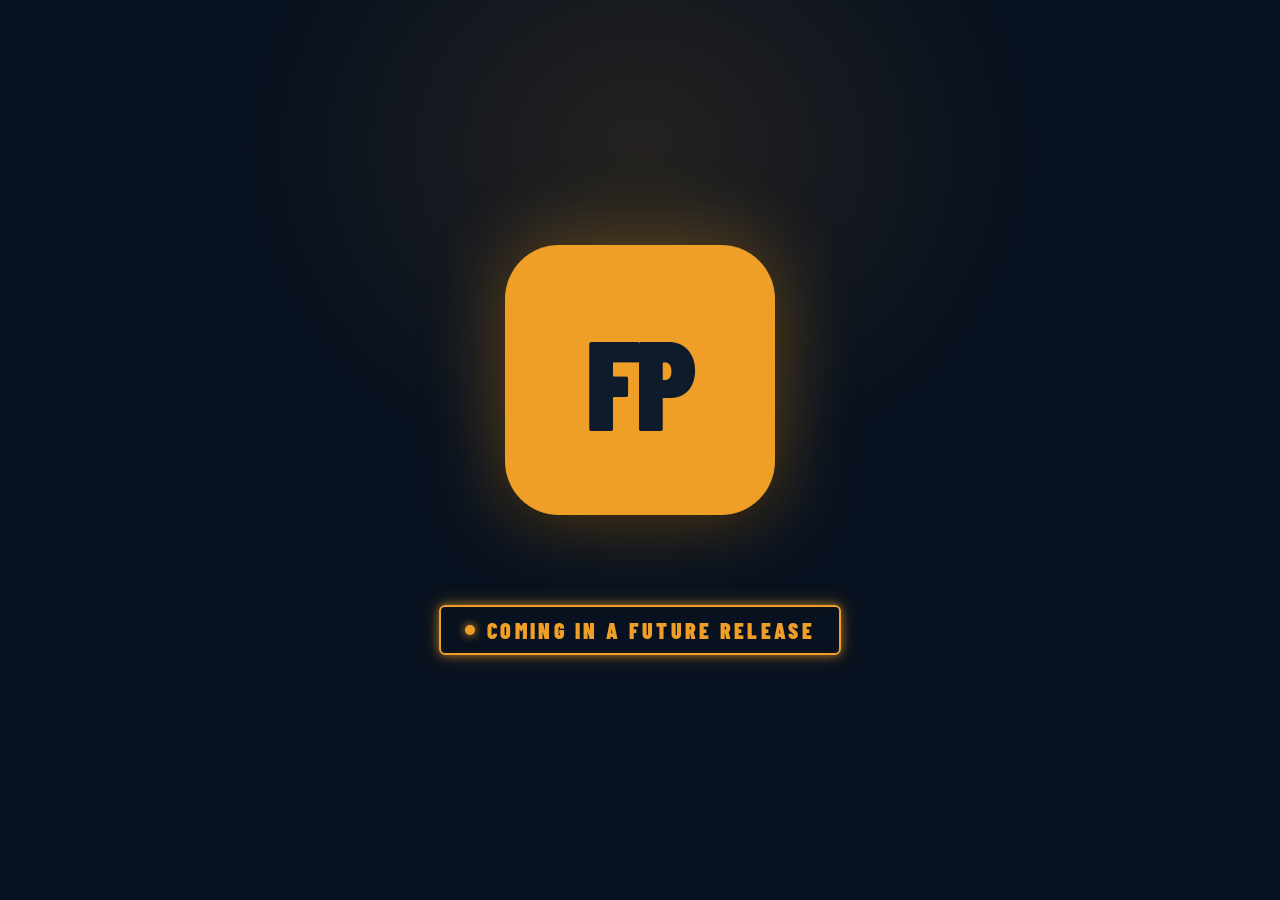
<file: index.html>
<!--
================================================================================
  FlowPilot Studio — Coming Soon
================================================================================
  Copyright (c) 2026 Jeremy Ducrot. Tous droits réservés.
  Développé avec Anthropic (Claude) et OpenAI (ChatGPT)
================================================================================
-->
<!DOCTYPE html>
<html lang="fr">
<head>
<meta charset="UTF-8"/>
<meta name="viewport" content="width=device-width, initial-scale=1.0"/>
<title>FlowPilot Studio</title>
<link href="https://fonts.googleapis.com/css2?family=Barlow+Condensed:wght@900&family=DM+Sans:wght@700&display=swap" rel="stylesheet"/>
<style>
  *, *::before, *::after { box-sizing: border-box; margin: 0; padding: 0; }
  html, body {
    height: 100%;
    background: #08111f;
    display: flex;
    align-items: center;
    justify-content: center;
    font-family: 'DM Sans', sans-serif;
  }

  body::before {
    content: '';
    position: fixed;
    top: -200px;
    left: 50%;
    transform: translateX(-50%);
    width: 800px;
    height: 700px;
    background: radial-gradient(ellipse, rgba(239,159,39,0.12) 0%, transparent 70%);
    pointer-events: none;
  }

  .center {
    text-align: center;
    position: relative;
    z-index: 1;
    display: flex;
    flex-direction: column;
    align-items: center;
  }

  .logo {
    width: 270px;
    height: 270px;
    border-radius: 54px;
    background: #EF9F27;
    color: #0d1b2a;
    display: inline-flex;
    align-items: center;
    justify-content: center;
    font-family: 'Barlow Condensed', sans-serif;
    font-weight: 900;
    font-size: 126px;
    letter-spacing: -0.03em;
    box-shadow: 0 0 80px rgba(239,159,39,0.4), 0 12px 48px rgba(0,0,0,0.5);
    margin-bottom: 90px;
  }

  .badge {
    display: inline-flex;
    align-items: center;
    gap: 12px;
    border: 2px solid #EF9F27;
    border-radius: 6px;
    padding: 10px 24px;
    font-family: 'Barlow Condensed', sans-serif;
    font-weight: 900;
    font-size: 22px;
    letter-spacing: 0.15em;
    text-transform: uppercase;
    color: #EF9F27;
    animation: neon-flicker 3s infinite;
    box-shadow:
      0 0 8px rgba(239,159,39,0.6),
      0 0 20px rgba(239,159,39,0.3),
      inset 0 0 10px rgba(239,159,39,0.05);
  }

  .badge-dot {
    width: 10px;
    height: 10px;
    border-radius: 50%;
    background: #EF9F27;
    box-shadow: 0 0 10px rgba(239,159,39,1);
    animation: dot-pulse 3s infinite;
    flex-shrink: 0;
  }

  @keyframes neon-flicker {
    0%   { opacity: 1; }
    4%   { opacity: 0.4; }
    6%   { opacity: 1; }
    8%   { opacity: 0.4; }
    10%  { opacity: 1; }
    50%  { opacity: 1; }
    52%  { opacity: 0.5; }
    54%  { opacity: 1; }
    100% { opacity: 1; }
  }

  @keyframes dot-pulse {
    0%   { opacity: 1; }
    4%   { opacity: 0.2; }
    6%   { opacity: 1; }
    8%   { opacity: 0.2; }
    10%  { opacity: 1; }
    50%  { opacity: 1; }
    52%  { opacity: 0.2; }
    54%  { opacity: 1; }
    100% { opacity: 1; }
  }
</style>
</head>
<body>
  <div class="center">
    <div class="logo">FP</div>
    <div class="badge">
      <div class="badge-dot"></div>
      Coming in a future release
    </div>
  </div>
</body>
</html>
</file>
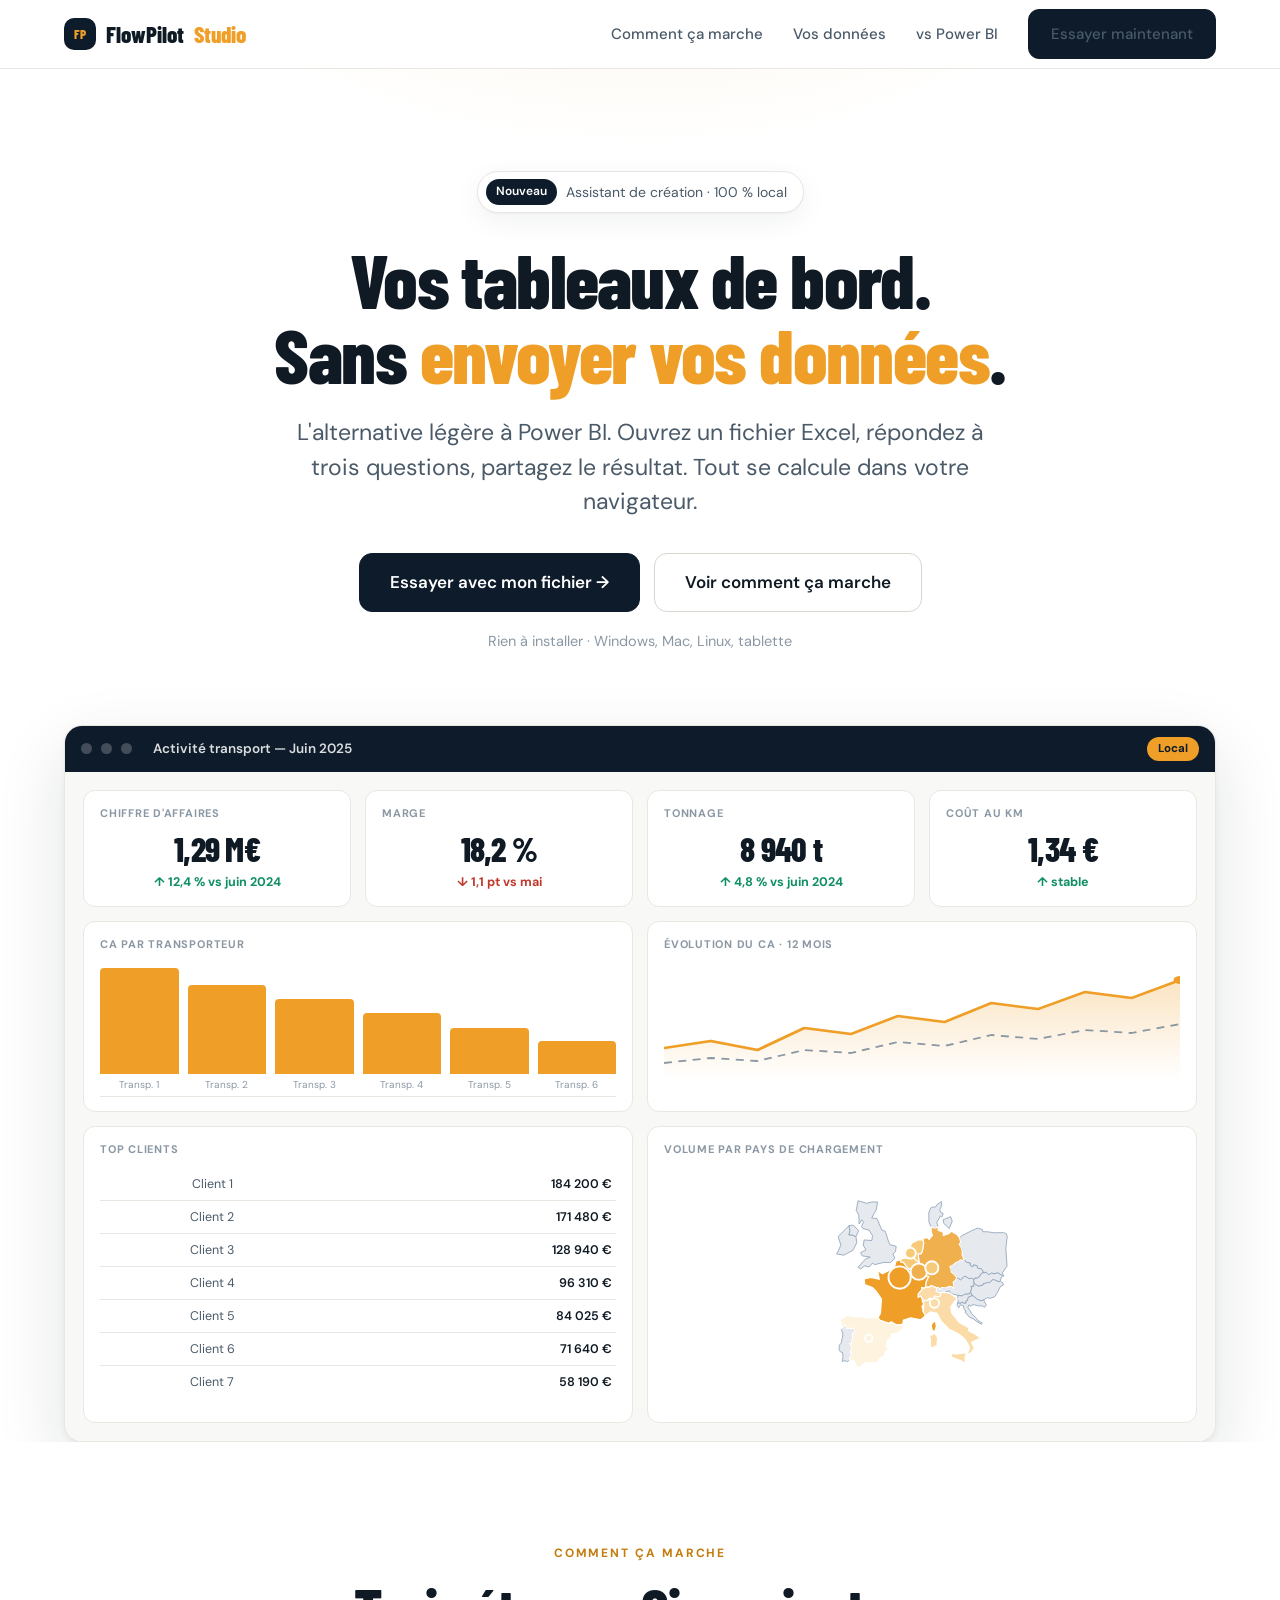
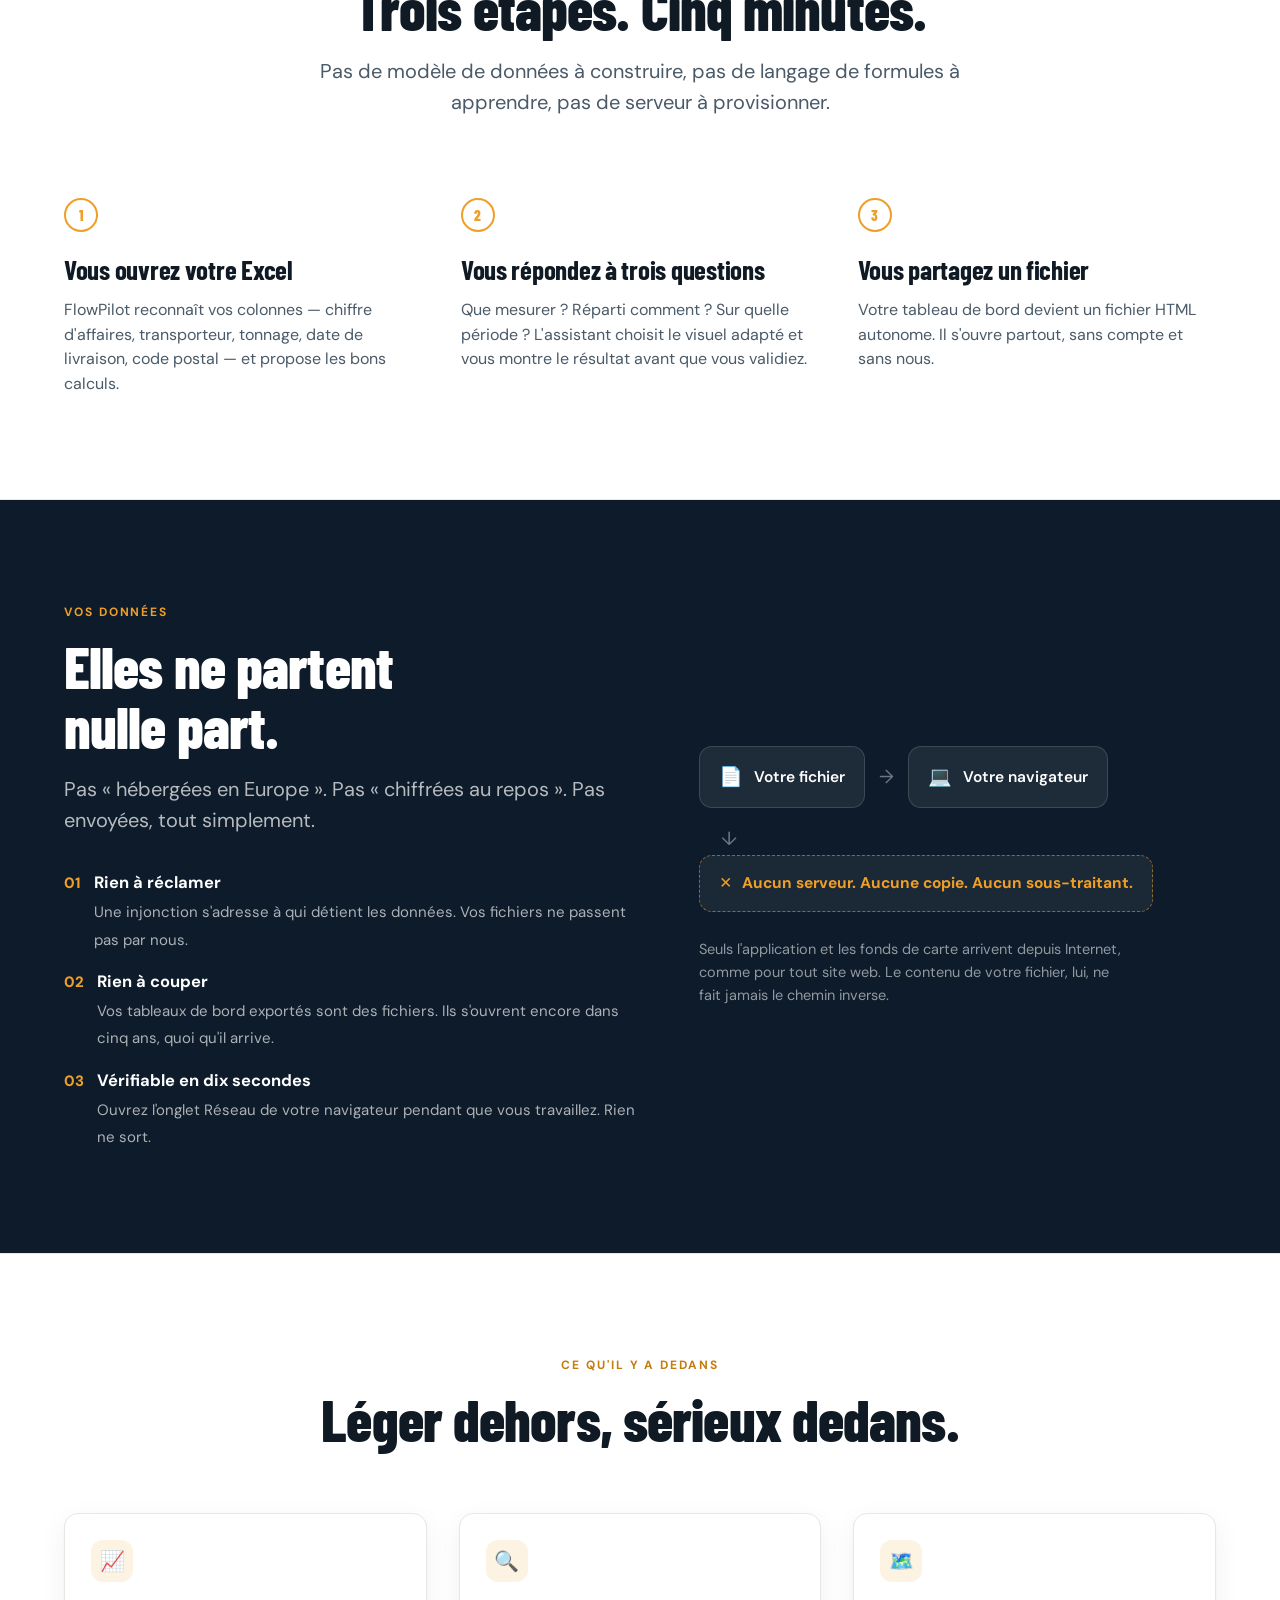
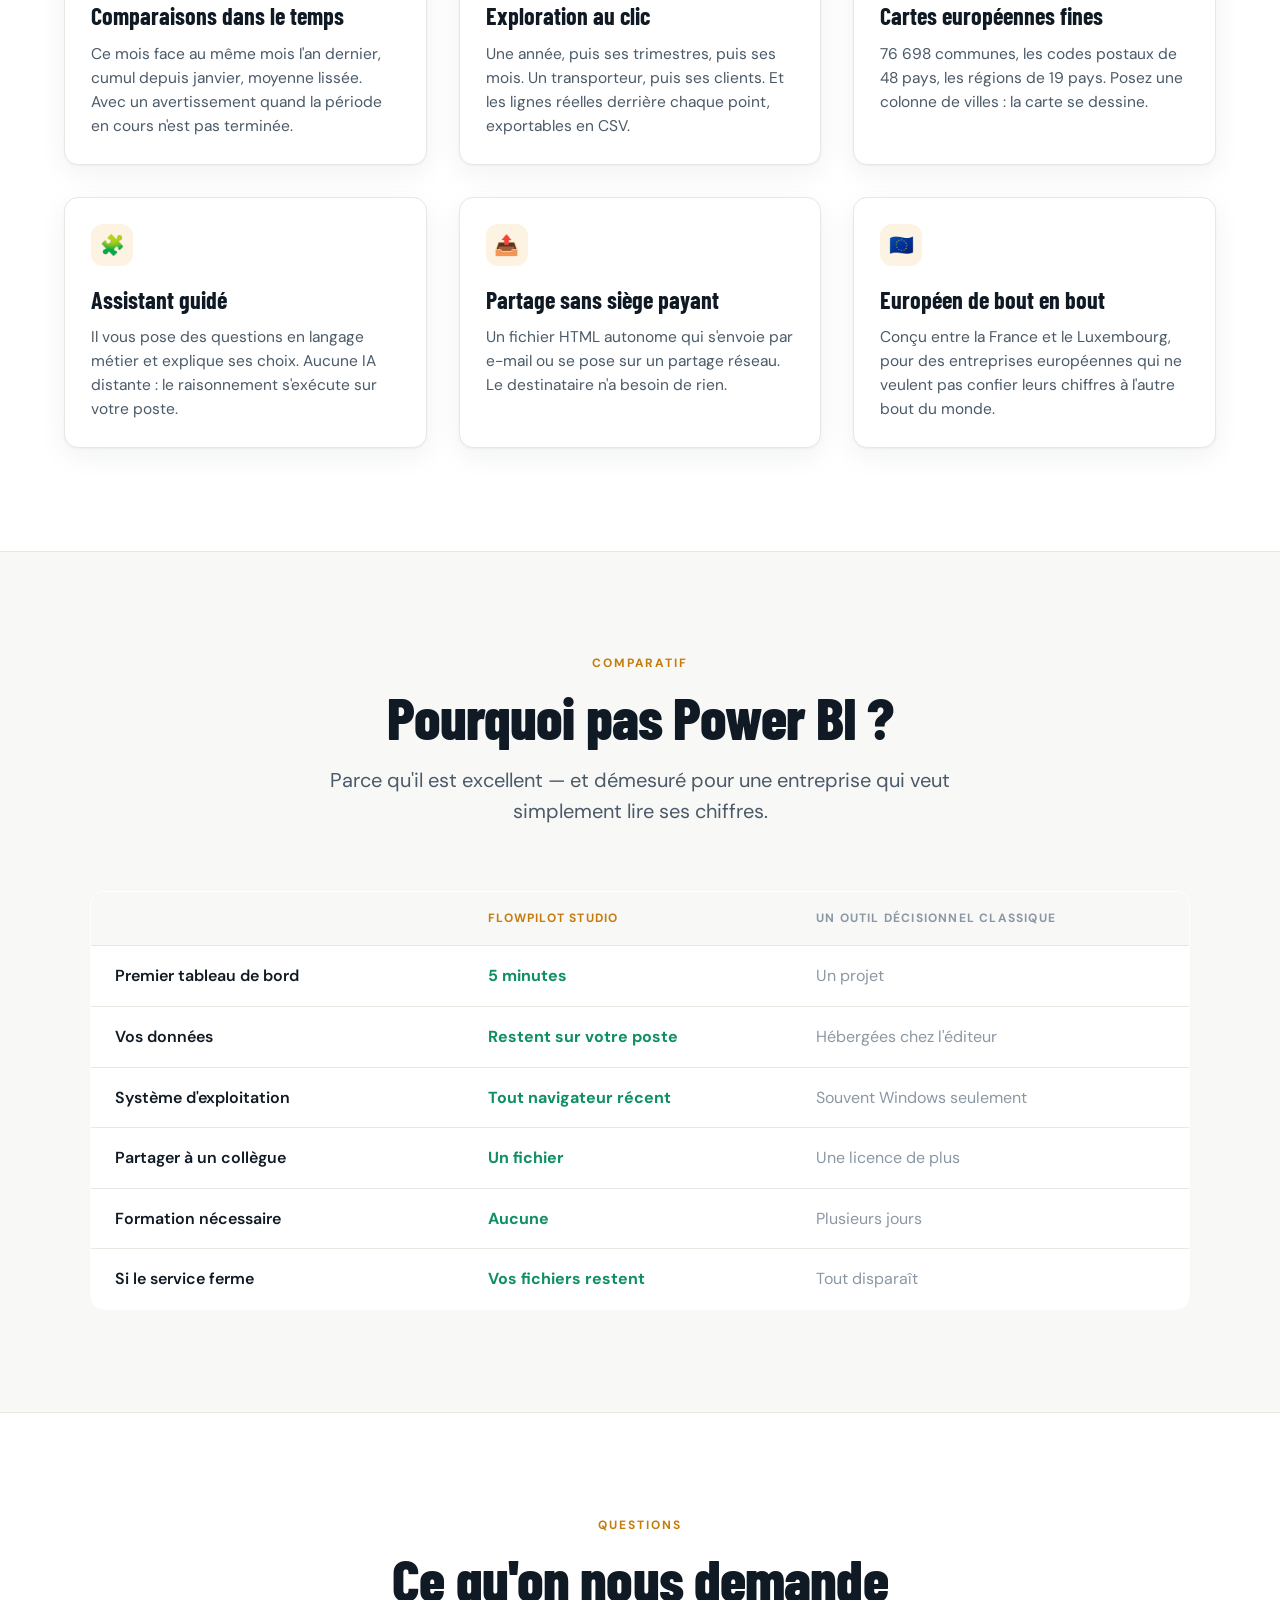
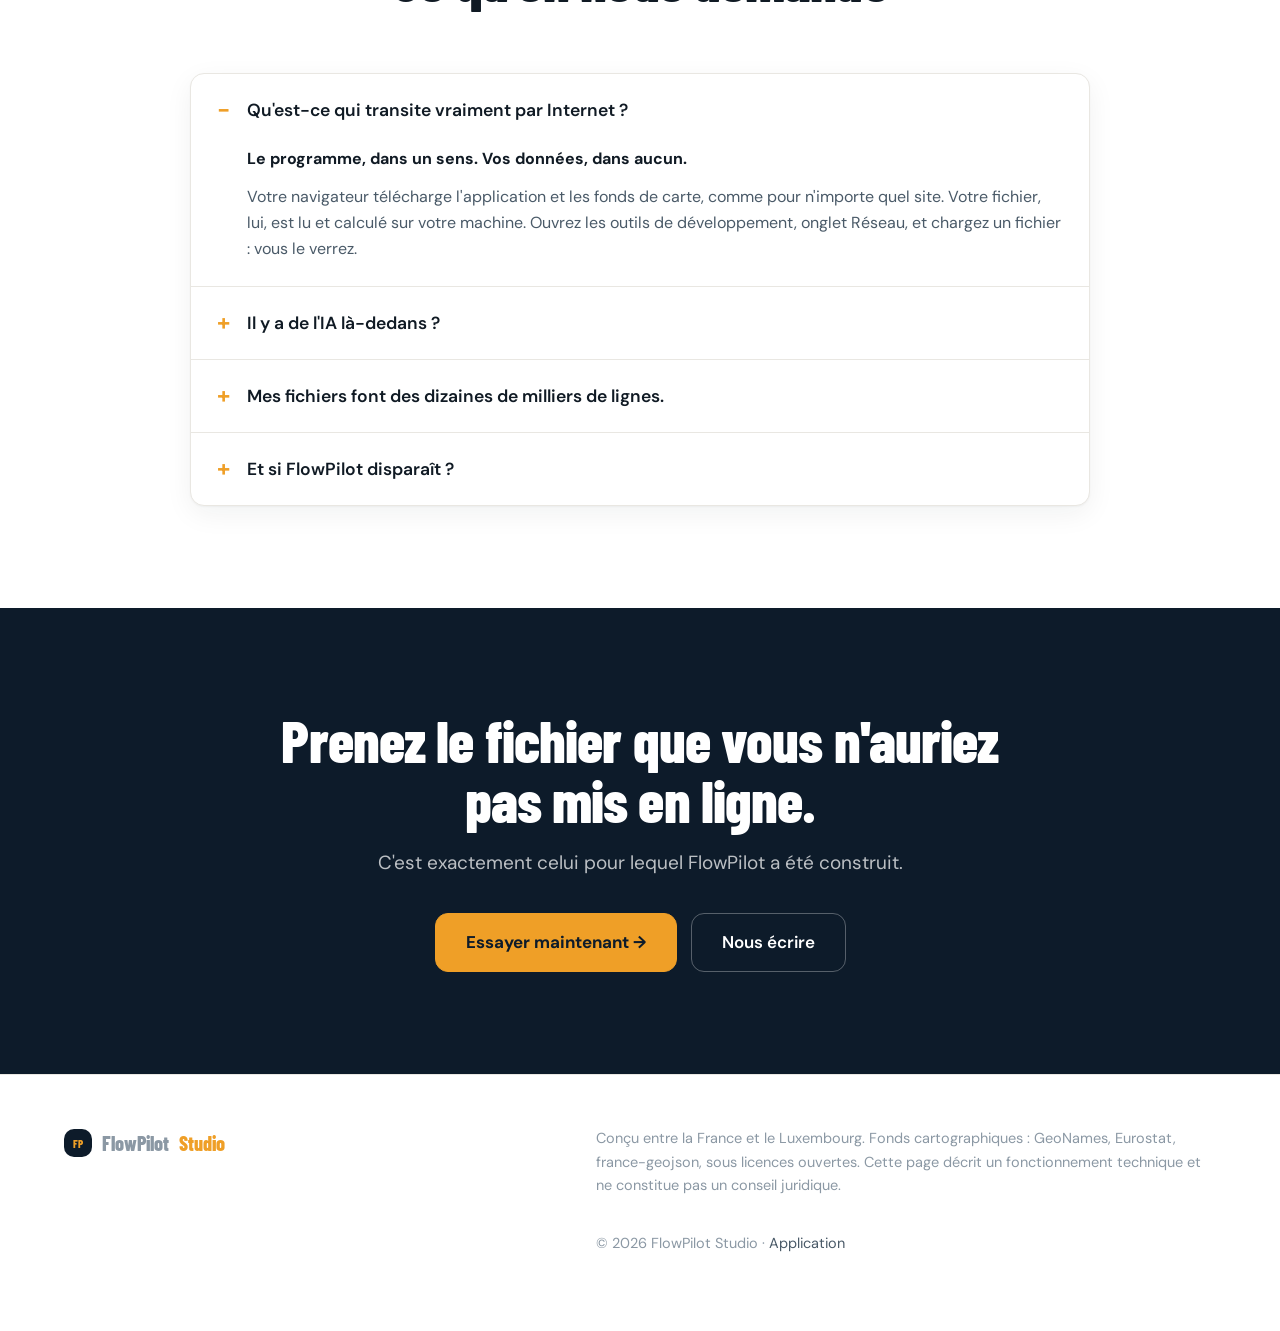
<file: demosite/index.html>
<!DOCTYPE html>
<!--
  FlowPilot Studio — Copyright (c) 2026 Jeremy Ducrot. Tous droits réservés.
  Logiciel propriétaire. Reproduction, republication ou réutilisation du code
  interdites sans autorisation écrite. Voir LICENSE.
  Les données traitées restent dans le navigateur de l'utilisateur.
-->
<html lang="fr">
<head>
<meta charset="utf-8">
<meta name="viewport" content="width=device-width, initial-scale=1">
<title>FlowPilot Studio — Vos tableaux de bord, sans envoyer vos données nulle part</title>
<meta name="description" content="L'alternative légère à Power BI. Un fichier Excel, trois questions, un tableau de bord. Tout se passe dans votre navigateur : vos données ne partent sur aucun serveur.">
<meta property="og:title" content="FlowPilot Studio — L'alternative légère à Power BI">
<meta property="og:description" content="Un Excel, trois questions, un tableau de bord. Vos données ne quittent pas votre poste.">
<meta property="og:type" content="website">
<link rel="preconnect" href="https://fonts.googleapis.com">
<link rel="preconnect" href="https://fonts.gstatic.com" crossorigin>
<link href="https://fonts.googleapis.com/css2?family=Barlow+Condensed:wght@600;700;800&family=DM+Sans:wght@400;500;600;700&display=swap" rel="stylesheet">
<style>
:root{
  --ink:#101a24; --ink-2:#4a5a68; --ink-3:#8b98a4;
  --bg:#ffffff; --bg-2:#f8f8f6; --bg-3:#f2f1ee;
  --line:#e9e7e2; --line-2:#d9d6cf;
  --orange:#EF9F27; --orange-d:#c47c0d; --orange-soft:#fdf3e2;
  --navy:#0d1b2a; --green:#0f8f63; --green-soft:#e6f4ee;
  --sans:'DM Sans',system-ui,-apple-system,'Segoe UI',sans-serif;
  --display:'Barlow Condensed',var(--sans);
  --r:14px; --shadow:0 1px 2px rgba(16,26,36,.04), 0 8px 28px rgba(16,26,36,.06);
  --shadow-lg:0 2px 6px rgba(16,26,36,.05), 0 26px 70px rgba(16,26,36,.12);
}
*,*::before,*::after{box-sizing:border-box;margin:0;padding:0}
html{scroll-behavior:smooth}
body{background:var(--bg);color:var(--ink);font-family:var(--sans);font-size:17px;
  line-height:1.6;-webkit-font-smoothing:antialiased;overflow-x:hidden}
a{color:inherit;text-decoration:none}
.pad{padding-left:clamp(20px,5vw,72px);padding-right:clamp(20px,5vw,72px)}
.max{max-width:1560px;margin:0 auto}

/* ── nav ───────────────────────────────────────────────── */
nav{position:sticky;top:0;z-index:60;background:rgba(255,255,255,.82);
  backdrop-filter:saturate(180%) blur(14px);border-bottom:1px solid var(--line)}
.nav-in{display:flex;align-items:center;height:68px;gap:16px}
.logo{display:flex;align-items:center;gap:10px;font-family:var(--display);font-weight:800;font-size:23px}
.logo-mark{width:32px;height:32px;border-radius:10px;background:var(--navy);color:var(--orange);
  display:grid;place-items:center;font-size:13px;font-weight:800;letter-spacing:.02em}
.logo em{font-style:normal;color:var(--orange)}
.nav-links{margin-left:auto;display:flex;align-items:center;gap:30px}
.nav-links a{font-size:15px;color:var(--ink-2);font-weight:500;
  display:inline-flex;align-items:center;min-height:44px}
.nav-links a:hover{color:var(--ink)}
.btn{display:inline-flex;align-items:center;gap:8px;border-radius:11px;padding:12px 22px;
  font-size:15.5px;font-weight:600;border:1px solid var(--line-2);background:#fff;
  cursor:pointer;font-family:inherit;transition:.16s;white-space:nowrap}
.btn:hover{border-color:var(--ink-3)}
.btn-p{background:var(--navy);border-color:var(--navy);color:#fff}
.btn-p:hover{background:#16293c;border-color:#16293c}
.btn-lg{padding:15px 30px;font-size:17px;border-radius:13px}

/* ── hero ──────────────────────────────────────────────── */
.hero{position:relative;padding-top:clamp(56px,8vw,104px);text-align:center;overflow:hidden}
.hero::before{content:'';position:absolute;inset:-40% 0 auto;height:760px;z-index:-1;
  background:radial-gradient(60% 60% at 50% 42%, var(--orange-soft) 0%, rgba(253,243,226,0) 68%)}
.chip{display:inline-flex;align-items:center;gap:9px;background:#fff;border:1px solid var(--line);
  border-radius:99px;padding:7px 16px 7px 8px;font-size:14px;color:var(--ink-2);
  box-shadow:var(--shadow);margin-bottom:28px}
.chip b{background:var(--navy);color:#fff;border-radius:99px;padding:3px 10px;font-size:12px;font-weight:600}
h1{font-family:var(--display);font-size:clamp(42px,6vw,86px);line-height:.98;font-weight:800;
  letter-spacing:-.02em;margin:0 auto 24px;max-width:26ch}
h1 em{font-style:normal;color:var(--orange)}
.sub{font-size:clamp(18px,1.9vw,23px);color:var(--ink-2);max-width:730px;margin:0 auto 34px;line-height:1.5}
.cta{display:flex;gap:14px;justify-content:center;flex-wrap:wrap}
.hero-note{margin-top:18px;font-size:14.5px;color:var(--ink-3)}

/* ── vue produit ───────────────────────────────────────── */
.shot{margin-top:clamp(44px,6vw,72px);position:relative}
.shot-frame{max-width:1400px;margin:0 auto;background:#fff;border:1px solid var(--line);
  border-radius:18px;box-shadow:var(--shadow-lg);overflow:hidden}
.shot-bar{height:46px;background:var(--navy);display:flex;align-items:center;gap:9px;padding:0 16px}
.dot{width:11px;height:11px;border-radius:50%;background:rgba(255,255,255,.22)}
.shot-title{margin-left:12px;color:rgba(255,255,255,.85);font-size:13.5px;font-weight:600}
.shot-tag{margin-left:auto;background:var(--orange);color:var(--navy);font-size:11.5px;font-weight:700;
  border-radius:99px;padding:3px 11px}
.board{padding:18px;display:grid;gap:14px;background:var(--bg-2);
  grid-template-columns:repeat(4,1fr);grid-auto-rows:min-content}
.w{background:#fff;border:1px solid var(--line);border-radius:12px;padding:14px 16px}
.w-h{font-size:11px;font-weight:700;letter-spacing:.07em;text-transform:uppercase;color:var(--ink-3);
  margin-bottom:9px;display:flex;align-items:center;gap:7px}
.kpi-v{font-family:var(--display);font-size:34px;font-weight:800;line-height:1;letter-spacing:-.02em}
.kpi-d{font-size:12.5px;font-weight:700;margin-top:6px;color:var(--green)}
.kpi-d.dn{color:#c0392b}
.span2{grid-column:span 2}
.bars{display:flex;align-items:flex-end;gap:9px;height:112px;padding-top:6px}
.bars i{flex:1;background:var(--orange);border-radius:4px 4px 0 0;display:block;position:relative}
.bars i::after{content:attr(data-l);position:absolute;bottom:-19px;left:0;right:0;text-align:center;
  font-size:10px;color:var(--ink-3);font-style:normal}
.bars.alt i{background:var(--navy);opacity:.82}
.axis{margin-top:22px;border-top:1px solid var(--line)}
.spark{height:118px;width:100%}
.map{height:232px}
.tbl{width:100%;border-collapse:collapse;font-size:12.5px}
.tbl td{padding:6px 4px;border-bottom:1px solid var(--line);color:var(--ink-2)}
.tbl td:last-child{text-align:right;font-weight:600;color:var(--ink);font-variant-numeric:tabular-nums}
.tbl tr:last-child td{border-bottom:none}

/* ── bandes ────────────────────────────────────────────── */
section{padding:clamp(64px,8vw,120px) 0}
.band{background:var(--bg-2);border-top:1px solid var(--line);border-bottom:1px solid var(--line)}
.band-dark{background:var(--navy);color:#fff}
.eyebrow{font-size:12px;font-weight:700;letter-spacing:.16em;text-transform:uppercase;
  color:var(--orange-d);margin-bottom:14px}
h2{font-family:var(--display);font-size:clamp(34px,4.6vw,62px);line-height:1.02;font-weight:800;
  letter-spacing:-.015em;margin-bottom:18px}
.h2sub{font-size:clamp(17px,1.6vw,20px);color:var(--ink-2);max-width:640px;line-height:1.55}
.band-dark .h2sub{color:rgba(255,255,255,.7)}
.head-center{text-align:center;max-width:820px;margin:0 auto clamp(40px,5vw,64px)}
.head-center .h2sub{margin-left:auto;margin-right:auto}

/* trois étapes */
.steps{display:grid;grid-template-columns:repeat(auto-fit,minmax(280px,1fr));gap:clamp(24px,3vw,56px);
  max-width:1240px;margin:0 auto}
.step{position:relative;padding-top:16px}
.step-n{font-family:var(--display);font-size:15px;font-weight:800;color:var(--orange);
  border:2px solid var(--orange);width:34px;height:34px;border-radius:50%;display:grid;
  place-items:center;margin-bottom:16px}
.step h3{font-family:var(--display);font-size:27px;font-weight:700;margin-bottom:7px;letter-spacing:-.01em}
.step p{color:var(--ink-2);font-size:16px;line-height:1.55}

/* souveraineté */
.sov{display:grid;grid-template-columns:1.05fr .95fr;gap:clamp(32px,5vw,90px);align-items:center;
  max-width:1340px;margin:0 auto}
.pipe{display:flex;align-items:center;gap:0;flex-wrap:wrap}
.pipe-n{background:rgba(255,255,255,.07);border:1px solid rgba(255,255,255,.14);border-radius:13px;
  padding:15px 19px;font-size:15.5px;font-weight:600;display:flex;align-items:center;gap:11px}
.pipe-n .e{font-size:19px}
.pipe-a{padding:0 14px;color:rgba(255,255,255,.4);font-size:19px}
.pipe-x{background:rgba(255,255,255,.06);border:1px dashed rgba(239,159,39,.55);color:var(--orange);
  border-radius:13px;padding:15px 19px;font-size:15.5px;font-weight:700;display:flex;align-items:center;gap:10px}
.sov-pts{margin-top:34px;display:grid;gap:16px}
.sov-pt{display:flex;gap:13px;align-items:flex-start}
.sov-pt .k{color:var(--orange);font-weight:800;flex-shrink:0;font-size:15px;margin-top:2px}
.sov-pt b{display:block;font-size:16.5px;margin-bottom:2px}
.sov-pt span{color:rgba(255,255,255,.66);font-size:15px;line-height:1.5}

/* fonctions */
.feats{display:grid;grid-template-columns:repeat(auto-fit,minmax(320px,1fr));gap:clamp(22px,3vw,32px);
  max-width:1240px;margin:0 auto}
.feat{padding:26px;border:1px solid var(--line);border-radius:var(--r);background:#fff;
  transition:.16s;box-shadow:var(--shadow)}
.feat:hover{border-color:var(--line-2);transform:translateY(-2px)}
.feat .ic{width:42px;height:42px;border-radius:12px;background:var(--orange-soft);
  display:grid;place-items:center;font-size:20px;margin-bottom:15px}
.feat h3{font-family:var(--display);font-size:24px;font-weight:700;margin-bottom:6px}
.feat p{font-size:15.5px;color:var(--ink-2);line-height:1.55}

/* comparatif */
.cmp-wrap{max-width:1100px;margin:0 auto;overflow-x:auto;-webkit-overflow-scrolling:touch;
  border-radius:var(--r)}
.cmp{width:100%;min-width:560px;margin:0;border-collapse:collapse;font-size:16px;background:#fff;
  border:1px solid var(--line);border-radius:var(--r);overflow:hidden;box-shadow:var(--shadow)}
.cmp th,.cmp td{padding:17px 24px;text-align:left;border-bottom:1px solid var(--line)}
.cmp thead th{font-size:12px;letter-spacing:.1em;text-transform:uppercase;color:var(--ink-3);
  background:var(--bg-2);font-weight:700}
.cmp thead th:nth-child(2){color:var(--orange-d)}
.cmp tbody tr:last-child td{border-bottom:none}
.cmp td:first-child{font-weight:600;width:34%}
.cmp .ok{color:var(--green);font-weight:700}
.cmp .ko{color:var(--ink-3)}

/* faq */
.faq{max-width:900px;margin:0 auto;border:1px solid var(--line);border-radius:var(--r);
  overflow:hidden;background:#fff;box-shadow:var(--shadow)}
details{border-bottom:1px solid var(--line)}
details:last-child{border-bottom:none}
summary{padding:22px 26px;cursor:pointer;font-weight:600;font-size:17.5px;list-style:none;
  display:flex;gap:14px;align-items:center}
summary::-webkit-details-marker{display:none}
summary::before{content:'+';color:var(--orange);font-weight:700;font-size:23px;width:16px;line-height:1}
details[open] summary::before{content:'−'}
.fb{padding:0 26px 24px 56px;color:var(--ink-2);font-size:16px;line-height:1.62}
.fb p+p{margin-top:12px}
.fb strong{color:var(--ink)}

/* final */
.final{text-align:center;max-width:760px;margin:0 auto}
.final h2{color:#fff}
.final p{color:rgba(255,255,255,.72);font-size:19px;margin-bottom:34px}
.btn-w{background:var(--orange);border-color:var(--orange);color:var(--navy);font-weight:700}
.btn-w:hover{filter:brightness(1.07)}
.btn-g{background:transparent;border-color:rgba(255,255,255,.3);color:#fff}
.btn-g:hover{border-color:#fff}

footer{padding:52px 0 64px;border-top:1px solid var(--line);font-size:14.5px;color:var(--ink-3)}
.foot{display:flex;gap:40px;flex-wrap:wrap;align-items:flex-start;justify-content:space-between}
.foot p{max-width:620px;line-height:1.6}

/* Écrans tactiles : aucune cible sous 44 px. */
@media (pointer:coarse){
  .btn, .nav-links a, summary, footer a, .logo{ min-height:44px; }
  .btn{ display:inline-flex; align-items:center; }
  footer a{ display:inline-flex; align-items:center; }
}
@media (max-width:980px){
  .sov{grid-template-columns:1fr}
  .board{grid-template-columns:repeat(2,1fr)}
  .span2{grid-column:span 2}
}
@media (max-width:900px){
  .nav-links a:not(.btn){display:none}
  .nav-links{gap:12px}
}
.cta-short{display:none}
@media (max-width:600px){
  .logo{font-size:19px}
  .logo-mark{width:28px;height:28px;font-size:11px}
  .nav-links .btn{padding:11px 15px;font-size:14.5px}
  .cta-long{display:none} .cta-short{display:inline}
}
@media (max-width:640px){
  .board{grid-template-columns:1fr}
  .span2{grid-column:span 1}
  .pipe{flex-direction:column;align-items:stretch}
  .pipe-a{padding:6px 0;text-align:center}
}
</style>
</head>
<body>

<nav>
  <div class="max pad nav-in">
    <a class="logo" href="#top"><span class="logo-mark">FP</span>FlowPilot <em>Studio</em></a>
    <div class="nav-links">
      <a href="#comment">Comment ça marche</a>
      <a href="#donnees">Vos données</a>
      <a href="#comparatif">vs Power BI</a>
      <a class="btn btn-p" href="/studio/"><span class="cta-long">Essayer maintenant</span><span class="cta-short">Essayer</span></a>
    </div>
  </div>
</nav>

<div id="top"></div>

<!-- ══ HERO ══════════════════════════════════════════════ -->
<header class="hero pad">
  <div class="max">
    <div class="chip"><b>Nouveau</b> Assistant de création · 100 % local</div>
    <h1>Vos tableaux de bord.<br>Sans <em>envoyer vos données</em>.</h1>
    <p class="sub">L'alternative légère à Power BI. Ouvrez un fichier Excel, répondez à trois questions,
    partagez le résultat. Tout se calcule dans votre navigateur.</p>
    <div class="cta">
      <a class="btn btn-p btn-lg" href="/studio/">Essayer avec mon fichier →</a>
      <a class="btn btn-lg" href="#comment">Voir comment ça marche</a>
    </div>
    <p class="hero-note">Rien à installer · Windows, Mac, Linux, tablette</p>
  </div>

  <!-- vue produit -->
  <div class="shot">
    <div class="shot-frame">
      <div class="shot-bar">
        <span class="dot"></span><span class="dot"></span><span class="dot"></span>
        <span class="shot-title">Activité transport — Juin 2025</span>
        <span class="shot-tag">Local</span>
      </div>
      <div class="board">
        <div class="w">
          <div class="w-h">Chiffre d'affaires</div>
          <div class="kpi-v">1,29 M€</div>
          <div class="kpi-d">↑ 12,4 % vs juin 2024</div>
        </div>
        <div class="w">
          <div class="w-h">Marge</div>
          <div class="kpi-v">18,2 %</div>
          <div class="kpi-d dn">↓ 1,1 pt vs mai</div>
        </div>
        <div class="w">
          <div class="w-h">Tonnage</div>
          <div class="kpi-v">8 940 t</div>
          <div class="kpi-d">↑ 4,8 % vs juin 2024</div>
        </div>
        <div class="w">
          <div class="w-h">Coût au km</div>
          <div class="kpi-v">1,34 €</div>
          <div class="kpi-d">↑ stable</div>
        </div>

        <div class="w span2">
          <div class="w-h">CA par transporteur</div>
          <div class="bars">
            <i style="height:100%" data-l="Transp. 1"></i>
            <i style="height:84%"  data-l="Transp. 2"></i>
            <i style="height:71%"  data-l="Transp. 3"></i>
            <i style="height:58%"  data-l="Transp. 4"></i>
            <i style="height:44%"  data-l="Transp. 5"></i>
            <i style="height:31%"  data-l="Transp. 6"></i>
          </div>
          <div class="axis"></div>
        </div>

        <div class="w span2">
          <div class="w-h">Évolution du CA · 12 mois</div>
          <svg class="spark" viewBox="0 0 320 118" preserveAspectRatio="none" aria-hidden="true">
            <defs><linearGradient id="g" x1="0" y1="0" x2="0" y2="1">
              <stop offset="0%" stop-color="#EF9F27" stop-opacity=".28"/>
              <stop offset="100%" stop-color="#EF9F27" stop-opacity="0"/>
            </linearGradient></defs>
            <path d="M0,86 L29,79 L58,88 L87,66 L116,72 L145,54 L174,60 L203,41 L232,47 L261,30 L290,36 L320,18 L320,118 L0,118 Z" fill="url(#g)"/>
            <path d="M0,86 L29,79 L58,88 L87,66 L116,72 L145,54 L174,60 L203,41 L232,47 L261,30 L290,36 L320,18"
              fill="none" stroke="#EF9F27" stroke-width="2.5" stroke-linejoin="round" stroke-linecap="round"/>
            <path d="M0,101 L29,96 L58,99 L87,88 L116,91 L145,80 L174,84 L203,73 L232,77 L261,68 L290,71 L320,62"
              fill="none" stroke="#8b98a4" stroke-width="1.8" stroke-dasharray="5 4" stroke-linejoin="round"/>
            <circle cx="320" cy="18" r="4" fill="#EF9F27"/>
          </svg>
        </div>

        <div class="w span2">
          <div class="w-h">Top clients</div>
          <table class="tbl">
            <tr><td>Client 1</td><td>184 200 €</td></tr>
            <tr><td>Client 2</td><td>171 480 €</td></tr>
            <tr><td>Client 3</td><td>128 940 €</td></tr>
            <tr><td>Client 4</td><td>96 310 €</td></tr>
            <tr><td>Client 5</td><td>84 025 €</td></tr>
            <tr><td>Client 6</td><td>71 640 €</td></tr>
            <tr><td>Client 7</td><td>58 190 €</td></tr>
          </table>
        </div>

        <div class="w span2">
          <div class="w-h">Volume par pays de chargement</div>
          <svg class="spark map" viewBox="0 0 440 150" preserveAspectRatio="xMidYMid meet" aria-hidden="true">
            <path d="M292.7,34.3L291.5,44.6L292.5,59.8L288.5,65.4L289.7,68.4L288.7,68.0L284.6,65.5L281.5,66.4L279.4,65.7L276.8,67.2L274.6,64.8L272.8,65.7L272.6,65.3L270.6,62.0L267.4,61.6L267.0,59.5L264.0,58.7L263.3,60.5L261.0,59.1L261.2,57.2L258.0,56.6L255.9,54.3L254.1,49.9L254.5,47.5L253.4,43.6L251.8,41.1L253.0,39.2L252.0,35.4L255.0,33.3L261.8,29.8L267.3,27.3L271.6,28.6L271.9,30.4L276.1,30.5L281.5,31.3L289.5,31.2L291.7,32.0L292.7,34.3Z" fill="#e6e9ee" stroke="#8ea3ba" stroke-width=".7"/>
            <path d="M264.5,74.4L264.1,77.0L261.7,77.0L262.5,78.4L261.1,82.5L260.2,83.6L256.4,83.8L254.3,85.2L250.7,84.7L244.4,83.1L243.5,80.9L239.2,82.0L238.7,83.2L236.0,82.3L233.8,82.1L231.9,81.0L232.5,79.4L232.4,78.3L233.7,77.9L235.9,79.7L236.5,78.0L240.3,78.3L243.4,77.1L245.5,77.3L246.9,78.6L247.3,77.5L246.6,73.3L248.2,72.5L249.7,69.4L253.0,71.5L255.4,68.8L257.0,68.4L260.3,70.4L262.4,70.0L264.4,71.3L264.0,72.1L264.5,74.4Z" fill="#e6e9ee" stroke="#8ea3ba" stroke-width=".7"/>
            <path d="M286.7,72.4L289.1,74.2L289.4,75.9L286.7,77.3L284.7,81.6L282.0,85.9L278.5,87.1L275.8,86.8L272.5,88.5L270.9,89.4L267.3,88.2L264.0,85.5L262.7,84.8L261.8,82.6L261.1,82.5L262.5,78.4L261.7,77.0L264.1,77.0L264.5,74.4L266.7,76.0L268.3,76.7L271.9,75.9L272.3,74.6L274.0,74.4L276.1,73.4L276.6,73.9L278.6,73.0L279.7,71.5L281.1,71.1L285.7,73.1L286.7,72.4Z" fill="#e6e9ee" stroke="#8ea3ba" stroke-width=".7"/>
            <path d="M262.7,84.8L264.0,85.5L267.3,88.2L270.9,89.4L272.5,88.5L273.6,90.9L274.9,92.7L273.3,95.0L271.3,93.6L268.3,93.7L264.6,92.7L262.5,92.8L261.6,94.1L260.0,92.7L259.1,95.2L261.2,98.1L262.2,100.0L264.2,102.2L265.8,103.6L267.5,106.0L271.3,108.3L270.8,109.3L266.8,107.1L264.2,105.0L260.3,103.2L256.6,98.8L257.5,98.3L255.5,95.7L255.4,93.7L252.6,92.7L251.3,95.3L250.0,93.3L250.1,91.1L250.3,91.0L253.3,91.3L254.1,90.2L255.6,91.2L257.3,91.3L257.3,89.6L258.8,89.0L259.2,86.4L262.7,84.8Z" fill="#e6e9ee" stroke="#8ea3ba" stroke-width=".7"/>
            <path d="M151.4,112.8L152.9,111.3L154.7,110.5L155.8,113.3L158.4,113.3L159.1,112.6L161.6,112.8L162.9,115.7L160.8,117.3L160.8,121.8L160.1,122.6L159.9,125.3L158.0,125.7L159.8,129.1L158.6,132.8L160.1,134.4L159.5,135.9L157.9,138.0L158.2,139.8L156.5,141.2L154.2,140.4L152.0,141.0L152.6,136.7L152.2,133.4L150.3,132.8L149.2,130.7L149.6,127.1L151.3,125.0L151.6,122.7L152.5,119.3L152.4,116.9L151.5,114.8L151.4,112.8Z" fill="#e6e9ee" stroke="#8ea3ba" stroke-width=".7"/>
            <path d="M163.7,34.6L164.4,39.8L161.1,46.3L153.4,50.4L147.3,49.4L150.8,41.9L148.5,34.5L154.4,28.7L157.7,25.2L158.6,29.2L157.7,33.2L160.4,33.1L163.7,34.6Z" fill="#e6e9ee" stroke="#8ea3ba" stroke-width=".7"/>
            <path d="M233.8,26.3L231.0,27.4L227.7,26.4L225.9,22.2L225.8,14.3L226.5,12.1L227.8,9.7L231.6,9.2L233.1,7.0L236.6,4.7L236.5,8.9L235.2,11.5L235.7,13.7L238.1,14.9L237.0,17.8L235.7,17.0L232.6,22.6L233.8,26.3ZM244.4,17.6L245.8,21.5L243.2,27.7L238.6,23.4L238.0,20.2L244.4,17.6Z" fill="#e6e9ee" stroke="#8ea3ba" stroke-width=".7"/>
            <path d="M163.7,34.6L160.4,33.1L157.7,33.2L158.6,29.2L157.7,25.2L161.4,24.8L166.0,29.5L163.7,34.6ZM177.2,38.0L177.2,38.0L177.8,33.8L174.9,29.2L174.9,29.1L169.6,27.7L168.5,25.7L170.1,22.3L168.7,20.2L166.4,23.8L166.1,16.3L163.9,12.3L165.5,4.0L172.9,6.2L177.4,5.0L182.1,5.1L181.0,11.6L177.1,18.7L181.6,19.2L181.9,20.0L185.8,29.0L188.8,30.2L191.4,38.6L192.7,41.5L198.0,42.8L197.4,47.4L195.2,49.5L196.9,53.1L193.0,56.7L187.2,56.6L179.8,58.5L177.8,57.2L174.9,60.4L170.9,59.6L167.8,62.2L165.5,60.8L171.9,53.6L175.8,52.1L175.8,52.1L169.0,51.0L167.7,48.2L172.3,46.0L169.9,42.1L170.7,37.4L177.2,38.0Z" fill="#e6e9ee" stroke="#8ea3ba" stroke-width=".7"/>
            <path d="M250.7,84.7L254.3,85.2L256.4,83.8L260.2,83.6L261.1,82.5L261.8,82.6L262.7,84.8L259.2,86.4L258.8,89.0L257.3,89.6L257.3,91.3L255.6,91.2L254.1,90.2L253.3,91.3L250.3,91.0L251.2,90.5L250.2,87.8L250.7,84.7Z" fill="#e6e9ee" stroke="#8ea3ba" stroke-width=".7"/>
            <path d="M288.7,68.0L287.5,69.8L286.7,72.4L285.7,73.1L281.1,71.1L279.7,71.5L278.6,73.0L276.6,73.9L276.1,73.4L274.0,74.4L272.3,74.6L271.9,75.9L268.3,76.7L266.7,76.0L264.5,74.4L264.0,72.1L264.4,71.3L265.0,69.8L266.9,69.9L268.4,69.3L268.5,68.6L269.4,68.3L269.6,66.8L270.6,66.5L271.3,65.3L272.6,65.3L272.8,65.7L274.6,64.8L276.8,67.2L279.4,65.7L281.5,66.4L284.6,65.5L288.7,68.0Z" fill="#e6e9ee" stroke="#8ea3ba" stroke-width=".7"/>
            <path d="M255.9,54.3L258.0,56.6L261.2,57.2L261.0,59.1L263.3,60.5L264.0,58.7L267.0,59.5L267.4,61.6L270.6,62.0L272.6,65.3L271.3,65.3L270.6,66.5L269.6,66.8L269.4,68.3L268.5,68.6L268.4,69.3L266.9,69.9L265.0,69.8L264.4,71.3L262.4,70.0L260.3,70.4L257.0,68.4L255.4,68.8L253.0,71.5L249.7,69.4L247.3,66.6L245.1,65.0L244.6,62.1L243.8,60.1L247.0,58.6L248.6,56.9L251.7,55.6L252.8,54.3L254.0,55.1L255.9,54.3Z" fill="#e6e9ee" stroke="#8ea3ba" stroke-width=".7"/>
            <path d="M217.5,65.5L219.6,67.3L225.8,68.5L223.7,73.0L223.1,77.6L221.9,78.7L219.9,78.1L220.1,79.8L216.9,83.4L216.8,86.2L218.9,85.2L220.4,88.0L220.2,89.7L221.5,92.1L220.0,94.0L221.1,98.7L223.5,99.5L223.0,102.1L219.0,105.5L210.4,103.8L204.1,105.8L203.6,109.3L198.6,110.1L193.7,107.4L192.1,108.7L184.1,106.0L182.4,103.7L184.6,100.1L185.4,87.8L181.0,81.2L177.7,78.0L171.1,75.5L170.7,70.7L176.3,69.3L183.6,71.0L182.2,63.4L186.3,66.3L196.5,61.1L197.8,55.5L201.6,54.1L202.2,56.5L204.2,56.6L206.2,59.3L209.3,62.5L211.5,62.0L215.3,65.1L216.3,65.7L217.5,65.5ZM228.7,108.4L231.5,106.2L232.2,111.2L230.8,115.7L228.8,114.5L227.8,110.6L228.7,108.4Z" fill="#EF9F27" stroke="#fff" stroke-width="1"/>
            <path d="M252.0,35.4L253.0,39.2L251.8,41.1L253.4,43.6L254.5,47.5L254.1,49.9L255.9,54.3L254.0,55.1L252.8,54.3L251.7,55.6L248.6,56.9L247.0,58.6L243.8,60.1L244.6,62.1L245.1,65.0L247.3,66.6L249.7,69.4L248.2,72.5L246.6,73.3L247.3,77.5L246.9,78.6L245.5,77.3L243.4,77.1L240.3,78.3L236.5,78.0L235.9,79.7L233.7,77.9L232.4,78.3L227.7,76.3L226.8,77.7L223.1,77.6L223.7,73.0L225.8,68.5L219.6,67.3L217.5,65.5L217.8,62.6L216.9,61.1L217.4,56.4L216.7,49.1L219.3,49.1L220.4,46.5L221.5,39.9L220.7,37.5L221.5,35.9L225.1,35.5L226.0,37.1L228.9,33.5L227.9,30.7L227.7,26.4L231.0,27.4L233.8,26.3L233.8,29.2L238.2,30.9L238.2,33.6L242.6,32.2L245.1,30.1L250.0,33.1L252.0,35.4Z" fill="#f0b04e" stroke="#fff" stroke-width="1"/>
            <path d="M217.4,56.4L216.9,61.1L215.8,61.3L215.3,65.1L211.5,62.0L209.3,62.5L206.2,59.3L204.2,56.6L202.2,56.5L201.6,54.1L205.0,52.7L208.2,53.2L212.3,51.8L215.0,54.8L217.4,56.4Z" fill="#f7ca77" stroke="#fff" stroke-width="1"/>
            <path d="M220.7,37.5L221.5,39.9L220.4,46.5L219.3,49.1L216.7,49.1L217.4,56.4L215.0,54.8L212.3,51.8L208.2,53.2L205.0,52.7L207.3,50.8L211.1,40.3L217.0,37.2L220.7,37.5Z" fill="#f7ca77" stroke="#fff" stroke-width="1"/>
            <path d="M236.0,82.3L239.2,82.0L244.4,83.1L250.2,87.8L247.8,89.6L244.5,94.8L245.4,99.7L251.6,107.6L259.9,112.3L259.7,114.8L266.8,118.6L271.0,122.7L267.8,122.1L262.2,124.8L264.8,129.8L260.6,134.9L258.8,133.6L260.7,129.5L257.6,123.4L254.6,120.2L249.9,116.8L243.3,113.8L236.3,106.6L232.8,100.0L227.3,98.8L223.0,102.1L221.1,98.7L221.5,92.1L220.4,88.0L224.4,89.0L227.6,87.9L230.6,85.2L235.7,84.9ZM254.8,134.0L258.1,133.6L256.6,137.9L257.2,139.6L256.3,142.4L253.0,140.3L250.7,139.7L244.7,137.0L245.3,134.1L250.4,134.6L254.8,134.0ZM228.5,118.5L230.7,116.7L233.3,120.8L232.7,128.3L230.7,127.9L228.9,129.8L227.3,128.3L227.1,121.5L226.1,118.2L228.5,118.5Z" fill="#fbdca8" stroke="#fff" stroke-width="1"/>
            <path d="M158.2,139.8L157.9,138.0L159.5,135.9L160.1,134.4L158.6,132.8L159.8,129.1L158.0,125.7L159.9,125.3L160.1,122.6L160.8,121.8L160.8,117.3L162.9,115.7L161.6,112.8L159.1,112.6L158.4,113.3L155.8,113.3L154.7,110.5L152.9,111.3L151.4,112.8L151.6,108.6L149.8,106.1L155.9,101.7L161.3,102.8L167.1,102.8L171.7,103.8L175.3,103.5L182.4,103.7L184.1,106.0L192.1,108.7L193.7,107.4L198.6,110.1L203.6,109.3L203.9,112.7L199.7,116.6L194.2,117.8L193.8,119.8L191.1,122.9L189.4,127.5L191.1,130.7L188.6,133.2L187.7,136.8L184.4,137.9L181.3,142.1L175.8,142.2L171.6,142.1L168.9,144.0L167.3,146.0L165.1,145.6L163.5,143.7L162.3,140.6L158.2,139.8Z" fill="#fdf3df" stroke="#fff" stroke-width="1"/>
            <path d="M232.4,78.3L232.5,79.4L231.9,81.0L233.8,82.1L236.0,82.3L235.7,84.9L233.8,86.0L230.6,85.2L229.6,87.7L227.6,87.9L226.8,86.9L224.4,89.0L222.3,89.3L220.4,88.0L218.9,85.2L216.8,86.2L216.9,83.4L220.1,79.8L219.9,78.1L221.9,78.7L223.1,77.6L226.8,77.7L227.7,76.3L232.4,78.3Z" fill="#fbdca8" stroke="#fff" stroke-width="1"/>
            <circle cx="200.9" cy="69.5" r="9.5" fill="#EF9F27" stroke="#fff" stroke-width="1.6"/>
            <circle cx="217.3" cy="64.5" r="7" fill="#f0b04e" stroke="#fff" stroke-width="1.6"/>
            <circle cx="228.4" cy="61.2" r="5.6" fill="#f7ca77" stroke="#fff" stroke-width="1.6"/>
            <circle cx="210.1" cy="48.7" r="4.6" fill="#f7ca77" stroke="#fff" stroke-width="1.6"/>
            <circle cx="230.6" cy="91.3" r="4" fill="#fbdca8" stroke="#fff" stroke-width="1.6"/>
            <circle cx="174.6" cy="121.2" r="3.2" fill="#fdf3df" stroke="#fff" stroke-width="1.6"/>
          </svg>
        </div>
      </div>
    </div>
  </div>
</header>

<!-- ══ COMMENT ═══════════════════════════════════════════ -->
<section id="comment" class="pad">
  <div class="max">
    <div class="head-center">
      <div class="eyebrow">Comment ça marche</div>
      <h2>Trois étapes. Cinq minutes.</h2>
      <p class="h2sub">Pas de modèle de données à construire, pas de langage de formules à apprendre,
      pas de serveur à provisionner.</p>
    </div>
    <div class="steps">
      <div class="step">
        <div class="step-n">1</div>
        <h3>Vous ouvrez votre Excel</h3>
        <p>FlowPilot reconnaît vos colonnes — chiffre d'affaires, transporteur, tonnage,
        date de livraison, code postal — et propose les bons calculs.</p>
      </div>
      <div class="step">
        <div class="step-n">2</div>
        <h3>Vous répondez à trois questions</h3>
        <p>Que mesurer ? Réparti comment ? Sur quelle période ? L'assistant choisit le visuel
        adapté et vous montre le résultat avant que vous validiez.</p>
      </div>
      <div class="step">
        <div class="step-n">3</div>
        <h3>Vous partagez un fichier</h3>
        <p>Votre tableau de bord devient un fichier HTML autonome. Il s'ouvre partout,
        sans compte et sans nous.</p>
      </div>
    </div>
  </div>
</section>

<!-- ══ SOUVERAINETÉ ══════════════════════════════════════ -->
<section id="donnees" class="band band-dark pad">
  <div class="max sov">
    <div>
      <div class="eyebrow" style="color:var(--orange)">Vos données</div>
      <h2>Elles ne partent<br>nulle part.</h2>
      <p class="h2sub">Pas « hébergées en Europe ». Pas « chiffrées au repos ».
      Pas envoyées, tout simplement.</p>

      <div class="sov-pts">
        <div class="sov-pt"><span class="k">01</span><div>
          <b>Rien à réclamer</b>
          <span>Une injonction s'adresse à qui détient les données. Vos fichiers ne passent pas par nous.</span>
        </div></div>
        <div class="sov-pt"><span class="k">02</span><div>
          <b>Rien à couper</b>
          <span>Vos tableaux de bord exportés sont des fichiers. Ils s'ouvrent encore dans cinq ans, quoi qu'il arrive.</span>
        </div></div>
        <div class="sov-pt"><span class="k">03</span><div>
          <b>Vérifiable en dix secondes</b>
          <span>Ouvrez l'onglet Réseau de votre navigateur pendant que vous travaillez. Rien ne sort.</span>
        </div></div>
      </div>
    </div>

    <div>
      <div class="pipe">
        <div class="pipe-n"><span class="e">📄</span> Votre fichier</div>
        <span class="pipe-a">→</span>
        <div class="pipe-n"><span class="e">💻</span> Votre navigateur</div>
      </div>
      <div style="padding:16px 0 0 22px;color:rgba(255,255,255,.4);font-size:19px">↓</div>
      <div class="pipe">
        <div class="pipe-x"><span class="e">✕</span> Aucun serveur. Aucune copie. Aucun sous-traitant.</div>
      </div>
      <p style="margin-top:26px;color:rgba(255,255,255,.55);font-size:14.5px;line-height:1.6;max-width:430px">
        Seuls l'application et les fonds de carte arrivent depuis Internet, comme pour tout site web.
        Le contenu de votre fichier, lui, ne fait jamais le chemin inverse.
      </p>
    </div>
  </div>
</section>

<!-- ══ FONCTIONS ═════════════════════════════════════════ -->
<section class="pad">
  <div class="max">
    <div class="head-center">
      <div class="eyebrow">Ce qu'il y a dedans</div>
      <h2>Léger dehors, sérieux dedans.</h2>
    </div>
    <div class="feats">
      <div class="feat">
        <div class="ic">📈</div>
        <h3>Comparaisons dans le temps</h3>
        <p>Ce mois face au même mois l'an dernier, cumul depuis janvier, moyenne lissée.
        Avec un avertissement quand la période en cours n'est pas terminée.</p>
      </div>
      <div class="feat">
        <div class="ic">🔍</div>
        <h3>Exploration au clic</h3>
        <p>Une année, puis ses trimestres, puis ses mois. Un transporteur, puis ses clients.
        Et les lignes réelles derrière chaque point, exportables en CSV.</p>
      </div>
      <div class="feat">
        <div class="ic">🗺️</div>
        <h3>Cartes européennes fines</h3>
        <p>76 698 communes, les codes postaux de 48 pays, les régions de 19 pays.
        Posez une colonne de villes : la carte se dessine.</p>
      </div>
      <div class="feat">
        <div class="ic">🧩</div>
        <h3>Assistant guidé</h3>
        <p>Il vous pose des questions en langage métier et explique ses choix.
        Aucune IA distante : le raisonnement s'exécute sur votre poste.</p>
      </div>
      <div class="feat">
        <div class="ic">📤</div>
        <h3>Partage sans siège payant</h3>
        <p>Un fichier HTML autonome qui s'envoie par e-mail ou se pose sur un partage réseau.
        Le destinataire n'a besoin de rien.</p>
      </div>
      <div class="feat">
        <div class="ic">🇪🇺</div>
        <h3>Européen de bout en bout</h3>
        <p>Conçu entre la France et le Luxembourg, pour des entreprises européennes
        qui ne veulent pas confier leurs chiffres à l'autre bout du monde.</p>
      </div>
    </div>
  </div>
</section>

<!-- ══ COMPARATIF ════════════════════════════════════════ -->
<section id="comparatif" class="band pad">
  <div class="max">
    <div class="head-center">
      <div class="eyebrow">Comparatif</div>
      <h2>Pourquoi pas Power BI ?</h2>
      <p class="h2sub">Parce qu'il est excellent — et démesuré pour une entreprise
      qui veut simplement lire ses chiffres.</p>
    </div>
    <div class="cmp-wrap">
    <table class="cmp">
      <thead>
        <tr><th></th><th>FlowPilot Studio</th><th>Un outil décisionnel classique</th></tr>
      </thead>
      <tbody>
        <tr><td>Premier tableau de bord</td><td class="ok">5 minutes</td><td class="ko">Un projet</td></tr>
        <tr><td>Vos données</td><td class="ok">Restent sur votre poste</td><td class="ko">Hébergées chez l'éditeur</td></tr>
        <tr><td>Système d'exploitation</td><td class="ok">Tout navigateur récent</td><td class="ko">Souvent Windows seulement</td></tr>
        <tr><td>Partager à un collègue</td><td class="ok">Un fichier</td><td class="ko">Une licence de plus</td></tr>
        <tr><td>Formation nécessaire</td><td class="ok">Aucune</td><td class="ko">Plusieurs jours</td></tr>
        <tr><td>Si le service ferme</td><td class="ok">Vos fichiers restent</td><td class="ko">Tout disparaît</td></tr>
      </tbody>
    </table>
    </div>
  </div>
</section>

<!-- ══ FAQ ═══════════════════════════════════════════════ -->
<section class="pad">
  <div class="max">
    <div class="head-center">
      <div class="eyebrow">Questions</div>
      <h2>Ce qu'on nous demande</h2>
    </div>
    <div class="faq">
      <details open>
        <summary>Qu'est-ce qui transite vraiment par Internet ?</summary>
        <div class="fb">
          <p><strong>Le programme, dans un sens. Vos données, dans aucun.</strong></p>
          <p>Votre navigateur télécharge l'application et les fonds de carte, comme pour n'importe quel
          site. Votre fichier, lui, est lu et calculé sur votre machine. Ouvrez les outils de
          développement, onglet Réseau, et chargez un fichier : vous le verrez.</p>
        </div>
      </details>
      <details>
        <summary>Il y a de l'IA là-dedans ?</summary>
        <div class="fb">
          <p><strong>De l'analyse automatique, oui. Un service d'IA distant, non.</strong></p>
          <p>L'assistant, la reconnaissance des colonnes et la détection d'anomalies sont des moteurs
          de règles qui tournent sur votre poste. Nous avons délibérément retiré toute connexion à un
          fournisseur d'IA tiers : envoyer ne serait-ce qu'un échantillon de vos lignes aurait annulé
          la seule promesse qui compte ici.</p>
        </div>
      </details>
      <details>
        <summary>Mes fichiers font des dizaines de milliers de lignes.</summary>
        <div class="fb">
          <p>La limite est celle de votre machine, pas celle d'un quota. Les fichiers de gestion
          courants passent confortablement. Au-delà, la réactivité dépend de votre ordinateur —
          le plus sûr reste d'essayer avec le vôtre.</p>
        </div>
      </details>
      <details>
        <summary>Et si FlowPilot disparaît ?</summary>
        <div class="fb">
          <p>Vos tableaux de bord déjà exportés continuent de fonctionner. Ce sont des fichiers HTML
          autonomes qui embarquent leurs données et leur code d'affichage. Ils s'ouvrent dans
          n'importe quel navigateur, sans connexion à nos serveurs.</p>
        </div>
      </details>
    </div>
  </div>
</section>

<!-- ══ FINAL ═════════════════════════════════════════════ -->
<section class="band-dark pad">
  <div class="final">
    <h2>Prenez le fichier que vous n'auriez pas mis en ligne.</h2>
    <p>C'est exactement celui pour lequel FlowPilot a été construit.</p>
    <div class="cta">
      <a class="btn btn-w btn-lg" href="/studio/">Essayer maintenant →</a>
      <a class="btn btn-g btn-lg" href="mailto:contact@flwpilot.com">Nous écrire</a>
    </div>
  </div>
</section>

<footer class="pad">
  <div class="max foot">
    <a class="logo" href="#top" style="font-size:20px"><span class="logo-mark" style="width:28px;height:28px;font-size:11px">FP</span>FlowPilot <em>Studio</em></a>
    <p>Conçu entre la France et le Luxembourg. Fonds cartographiques : GeoNames, Eurostat,
    france-geojson, sous licences ouvertes. Cette page décrit un fonctionnement technique
    et ne constitue pas un conseil juridique.<br><br>
    © <span id="y"></span> FlowPilot Studio · <a href="/studio/" style="color:var(--ink-2);display:inline-block;padding:12px 0">Application</a></p>
  </div>
</footer>

<script>document.getElementById('y').textContent=new Date().getFullYear();</script>
</body>
</html>
</file>
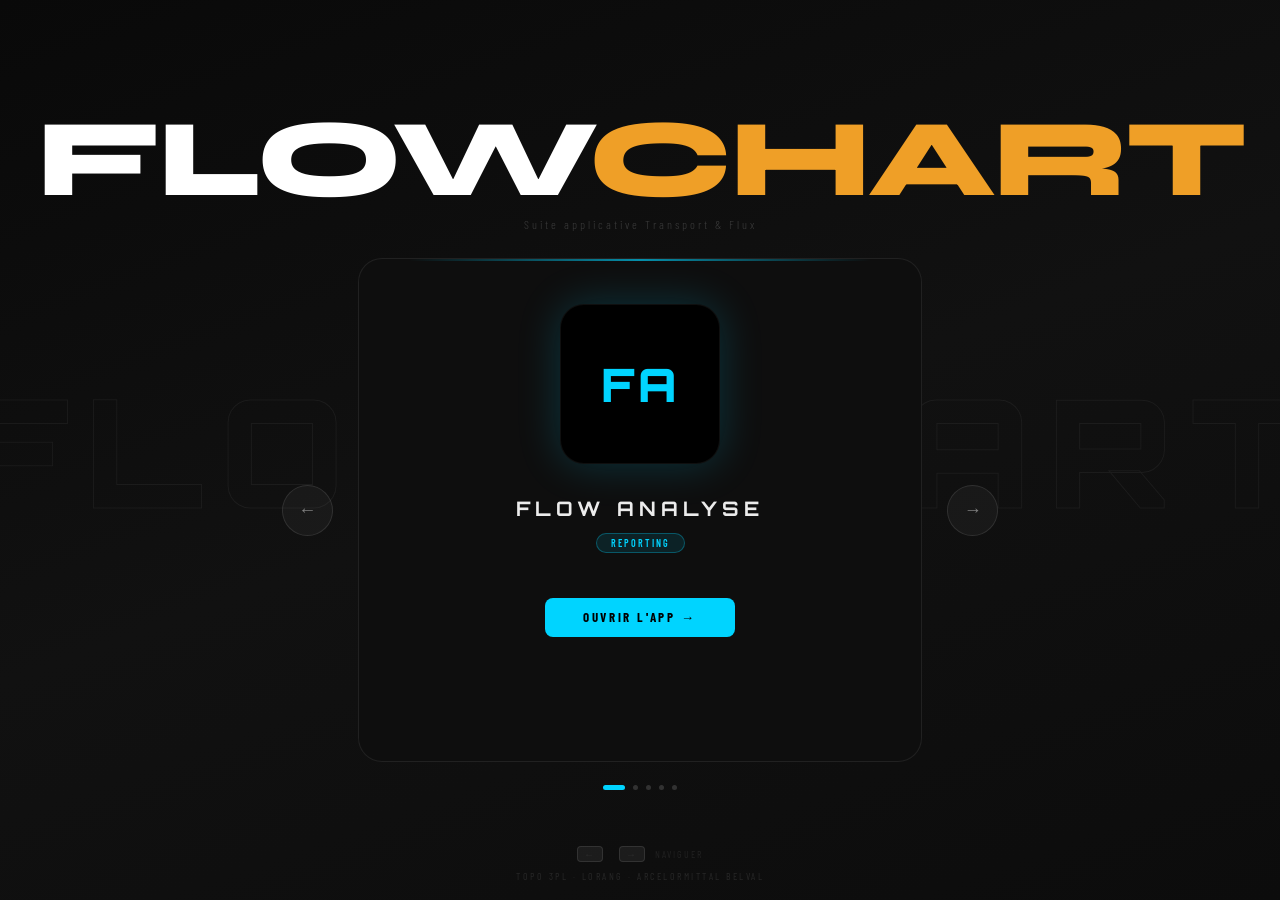
<file: FLOWCHART_HOME_V8.html>
<!DOCTYPE html>
<!--
  FlowPilot Studio — Copyright (c) 2026 Jeremy Ducrot. Tous droits réservés.
  Logiciel propriétaire. Reproduction, republication ou réutilisation du code
  interdites sans autorisation écrite. Voir LICENSE.
  Les données traitées restent dans le navigateur de l'utilisateur.
-->
<html lang="fr">
<head>
<meta charset="UTF-8">
<meta name="viewport" content="width=device-width, initial-scale=1.0">
<title>FlowChart — Suite Applicative 3PL</title>
<link href="https://fonts.googleapis.com/css2?family=Orbitron:wght@700;900&family=Barlow+Condensed:wght@300;400;500;600;700&family=Syne:wght@800&display=swap" rel="stylesheet">
<style>
*{margin:0;padding:0;box-sizing:border-box}
.header-brand .flow{color:#fff}
.header-brand .chart{color:#EF9F27}
:root{
  --fa:#00D4FF;--ff:#85BC25;--fo:#FFE000;--fp:#FF6B35;--fs:#FF2D7B;
  --card-bg:#0E0E0E;--border:rgba(255,255,255,0.08);
}
html,body{width:100%;height:100%}
body{
  background:linear-gradient(160deg,#090909 0%,#111111 50%,#0C0C0C 100%);
  color:#fff;font-family:'Barlow Condensed',sans-serif;
  display:flex;flex-direction:column;
  align-items:center;justify-content:center;
  overflow:hidden;position:relative;min-height:100vh;
}
.watermark{
  position:fixed;top:50%;left:50%;transform:translate(-50%,-50%);
  font-family:'Orbitron',sans-serif;font-weight:900;
  font-size:clamp(60px,12vw,150px);
  color:transparent;-webkit-text-stroke:1px rgba(255,255,255,0.05);
  letter-spacing:0.12em;white-space:nowrap;
  pointer-events:none;user-select:none;z-index:1;
}
.header{
  position:relative;z-index:10;text-align:center;
  margin-bottom:clamp(18px,3vh,38px);
  animation:fadeDown 0.8s ease both;
}
.header-eyebrow{font-size:11px;letter-spacing:0.4em;color:rgba(255,255,255,0.2);text-transform:uppercase;margin-bottom:8px}
.header-brand{font-family:'Syne',sans-serif;font-size:clamp(52px,9vw,110px);font-weight:800;letter-spacing:-3px;line-height:0.9;color:#fff}
.header-brand span{color:rgba(255,255,255,0.3)}
.header-sub{margin-top:8px;font-size:12px;letter-spacing:0.25em;color:rgba(255,255,255,0.18);font-weight:300}

.carousel-wrapper{
  position:relative;z-index:10;
  display:flex;align-items:center;gap:clamp(12px,2vw,28px);
  padding:0 20px;animation:fadeUp 0.8s 0.2s ease both;
}
.nav-btn{
  background:rgba(255,255,255,0.04);border:1px solid rgba(255,255,255,0.1);
  color:rgba(255,255,255,0.45);
  width:clamp(42px,4vw,52px);height:clamp(42px,4vw,52px);
  border-radius:50%;display:flex;align-items:center;justify-content:center;
  cursor:pointer;transition:all 0.22s;flex-shrink:0;font-size:18px;
}
.nav-btn:hover{background:rgba(255,255,255,0.09);color:#fff;border-color:rgba(255,255,255,0.28);transform:scale(1.06)}
.nav-btn:active{transform:scale(0.96)}

/* Carte principale — plus grande */
.card-area{
  width:clamp(360px,44vw,580px);
  height:clamp(460px,56vh,580px);
  position:relative;overflow:hidden;
}
.card{
  position:absolute;inset:0;
  background:var(--card-bg);border:1px solid var(--border);
  border-radius:24px;
  padding:clamp(36px,5vh,56px) clamp(32px,4vw,52px) clamp(32px,4vh,48px);
  display:flex;flex-direction:column;align-items:center;text-align:center;
  opacity:0;transform:translateX(80px) scale(0.97);
  transition:opacity 0.35s ease,transform 0.35s ease;
  pointer-events:none;overflow:hidden;
}
.card.active{opacity:1;transform:translateX(0) scale(1);pointer-events:all}
.card.exit-left{opacity:0;transform:translateX(-80px) scale(0.97);transition:opacity 0.25s ease,transform 0.25s ease}

.card-accent{
  position:absolute;top:0;left:50px;right:50px;height:2px;
  border-radius:0 0 2px 2px;opacity:0.65;
}
.app-logo{
  width:clamp(130px,15vw,160px);height:clamp(130px,15vw,160px);
  border-radius:24px;background:#000;
  display:flex;align-items:center;justify-content:center;
  font-family:'Orbitron',sans-serif;font-weight:900;
  font-size:clamp(34px,4.5vw,46px);letter-spacing:4px;
  margin-bottom:clamp(22px,3.5vh,32px);
  border:1px solid rgba(255,255,255,0.06);flex-shrink:0;
}
.app-name{
  font-family:'Orbitron',sans-serif;font-size:clamp(14px,1.8vw,20px);
  font-weight:700;letter-spacing:0.25em;color:rgba(255,255,255,0.92);margin-bottom:12px;
}
.app-tag{
  font-size:10px;letter-spacing:0.2em;padding:3px 14px;
  border-radius:100px;font-weight:600;text-transform:uppercase;
  margin-bottom:clamp(14px,2vh,22px);border:1px solid;
}
.app-desc{
  font-size:clamp(13px,1.4vw,15px);
  font-weight:400;
  color:rgba(255,255,255,1);   /* opacité 100% */
  line-height:1.65;letter-spacing:0.03em;
  flex:1;max-width:360px;
}
.launch-btn{
  margin-top:clamp(18px,3vh,28px);
  display:inline-flex;align-items:center;gap:8px;
  padding:clamp(10px,1.3vh,14px) clamp(26px,3vw,38px);
  border-radius:8px;
  font-family:'Barlow Condensed',sans-serif;
  font-size:13px;font-weight:700;letter-spacing:0.2em;text-transform:uppercase;
  text-decoration:none;cursor:pointer;border:none;transition:all 0.2s;
}
.launch-btn:hover{transform:translateY(-1px);filter:brightness(1.08)}
.launch-btn:active{transform:translateY(0)}
.launch-btn.disabled{
  background:rgba(255,255,255,0.05)!important;
  color:rgba(255,255,255,0.22)!important;
  cursor:default;pointer-events:none;
}

.dots{
  display:flex;gap:8px;margin-top:clamp(16px,2.5vh,26px);
  position:relative;z-index:10;animation:fadeUp 0.8s 0.35s ease both;
}
.dot{height:5px;border-radius:3px;background:rgba(255,255,255,0.15);cursor:pointer;transition:all 0.35s ease;width:5px}
.dot.active{width:22px}

.footer{position:fixed;bottom:18px;font-size:10px;letter-spacing:0.25em;color:rgba(255,255,255,0.1);text-transform:uppercase;z-index:10}
.key-hint{position:fixed;bottom:38px;font-size:10px;letter-spacing:0.2em;color:rgba(255,255,255,0.08);text-transform:uppercase;z-index:10;display:flex;align-items:center;gap:6px}
.key-hint kbd{background:rgba(255,255,255,0.06);border:1px solid rgba(255,255,255,0.1);border-radius:4px;padding:1px 6px;font-family:inherit;font-size:10px}

@keyframes fadeDown{from{opacity:0;transform:translateY(-12px)}to{opacity:1;transform:translateY(0)}}
@keyframes fadeUp{from{opacity:0;transform:translateY(12px)}to{opacity:1;transform:translateY(0)}}
</style>
</head>
<body>

<div class="watermark">FLOW CHART</div>

<header class="header">
  <div class="header-brand"><span class="flow">FLOW</span><span class="chart">CHART</span></div>
  <div class="header-sub">Suite applicative Transport &amp; Flux</div>
</header>

<div class="carousel-wrapper">
  <button class="nav-btn" id="prevBtn" aria-label="Précédent">&#8592;</button>
  <div class="card-area" id="cardArea"></div>
  <button class="nav-btn" id="nextBtn" aria-label="Suivant">&#8594;</button>
</div>

<div class="dots" id="dots"></div>
<div class="key-hint"><kbd>&#8592;</kbd>&nbsp;<kbd>&#8594;</kbd>&nbsp;Naviguer</div>
<footer class="footer">Topo 3PL · Lorang · ArcelorMittal Belval</footer>

<script>
const apps = [
  {
    initials:'FA', name:'FLOW ANALYSE',
    tag:'Reporting', color:'#00D4FF', rgb:'0,212,255',
    url:'https://nice-meadow-099185710.7.azurestaticapps.net', live:true
  },
  {
    initials:'FF', name:'FLOW FLEET',    
    tag:'Flotte', color:'#85BC25', rgb:'133,188,37',
    url:'https://ambitious-wave-0b4c99410.7.azurestaticapps.net', live:true
  },
  {
    initials:'FO', name:'FLOW ORDER',    
    tag:'Commandes', color:'#FFE000', rgb:'255,224,0',
    url:'https://victorious-island-0571ffc03.7.azurestaticapps.net', live:true
  },
  {
    initials:'FB', name:'FLOW BOARD',    
    tag:'Pilotage', color:'#FF6B35', rgb:'255,107,53',
    url:'https://jolly-beach-0aa8f2d10.7.azurestaticapps.net', live:true
  },
  {
    initials:'FS', name:'FLOW STUDIO',
    tag:'En développement', color:'#FF2D7B', rgb:'255,45,123',
    url:null, live:false
  }
];

const cardArea = document.getElementById('cardArea');
const dotsEl   = document.getElementById('dots');
let current = 0, animating = false;

apps.forEach((app, i) => {
  const card = document.createElement('div');
  card.className = 'card' + (i === 0 ? ' active' : '');

  const btnHtml = (app.live && app.url)
    ? `<a href="${app.url}" class="launch-btn" target="_blank"
         style="background:${app.color};color:#000">Ouvrir l'app &rarr;</a>`
    : `<span class="launch-btn disabled">En développement</span>`;

  card.innerHTML = `
    <div class="card-accent" style="background:linear-gradient(90deg,transparent,${app.color},transparent)"></div>
    <div class="app-logo" style="box-shadow:0 0 44px rgba(${app.rgb},0.2)">
      <span style="color:${app.color}">${app.initials}</span>
    </div>
    <div class="app-name">${app.name}</div>
    <div class="app-tag" style="color:${app.color};border-color:rgba(${app.rgb},0.3);background:rgba(${app.rgb},0.1)">${app.tag}</div>
    ${btnHtml}
  `;
  cardArea.appendChild(card);

  const dot = document.createElement('div');
  dot.className = 'dot' + (i === 0 ? ' active' : '');
  if (i === 0) dot.style.background = apps[0].color;
  dot.onclick = () => goTo(i);
  dotsEl.appendChild(dot);
});

const cards = cardArea.querySelectorAll('.card');
const dots  = dotsEl.querySelectorAll('.dot');

function goTo(n, rev) {
  if (animating || n === current) return;
  animating = true;
  const prev = current;
  current = ((n % apps.length) + apps.length) % apps.length;
  cards[prev].classList.add('exit-left');
  cards[prev].classList.remove('active');
  cards[current].style.transform = rev ? 'translateX(-80px) scale(0.97)' : 'translateX(80px) scale(0.97)';
  cards[current].style.opacity = '0';
  requestAnimationFrame(() => requestAnimationFrame(() => {
    cards[current].style.transform = '';
    cards[current].style.opacity = '';
    cards[current].classList.add('active');
    setTimeout(() => { cards[prev].classList.remove('exit-left'); animating = false; }, 380);
  }));
  dots.forEach((d, i) => {
    d.className = 'dot' + (i === current ? ' active' : '');
    d.style.background = i === current ? apps[i].color : 'rgba(255,255,255,0.15)';
  });
}

document.getElementById('nextBtn').onclick = () => goTo(current + 1, false);
document.getElementById('prevBtn').onclick = () => goTo(current - 1, true);
document.addEventListener('keydown', e => {
  if (e.key === 'ArrowRight') goTo(current + 1, false);
  if (e.key === 'ArrowLeft')  goTo(current - 1, true);
});

let touchX = 0;
cardArea.addEventListener('touchstart', e => { touchX = e.touches[0].clientX; });
cardArea.addEventListener('touchend', e => {
  const dx = e.changedTouches[0].clientX - touchX;
  if (Math.abs(dx) > 50) dx < 0 ? goTo(current + 1, false) : goTo(current - 1, true);
});

dots[0].style.background = apps[0].color;
</script>
</body>
</html>
</file>
